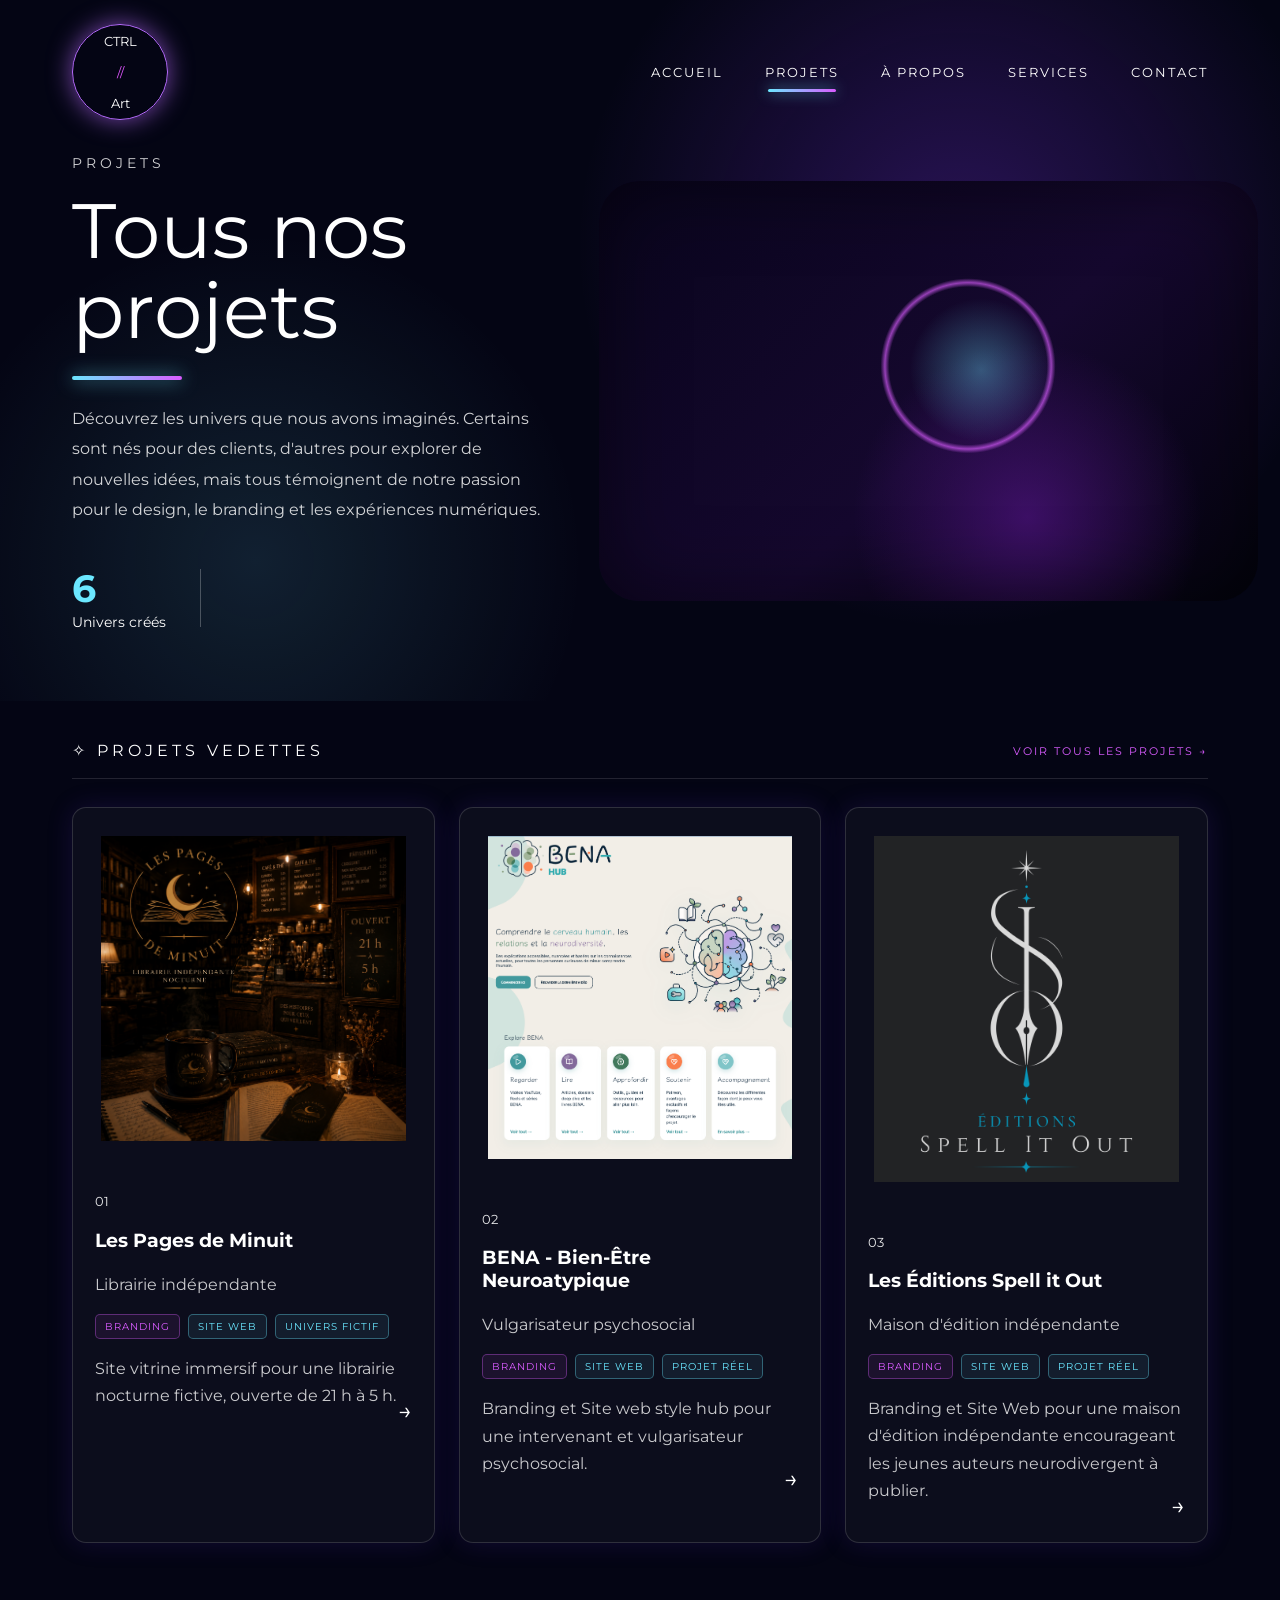
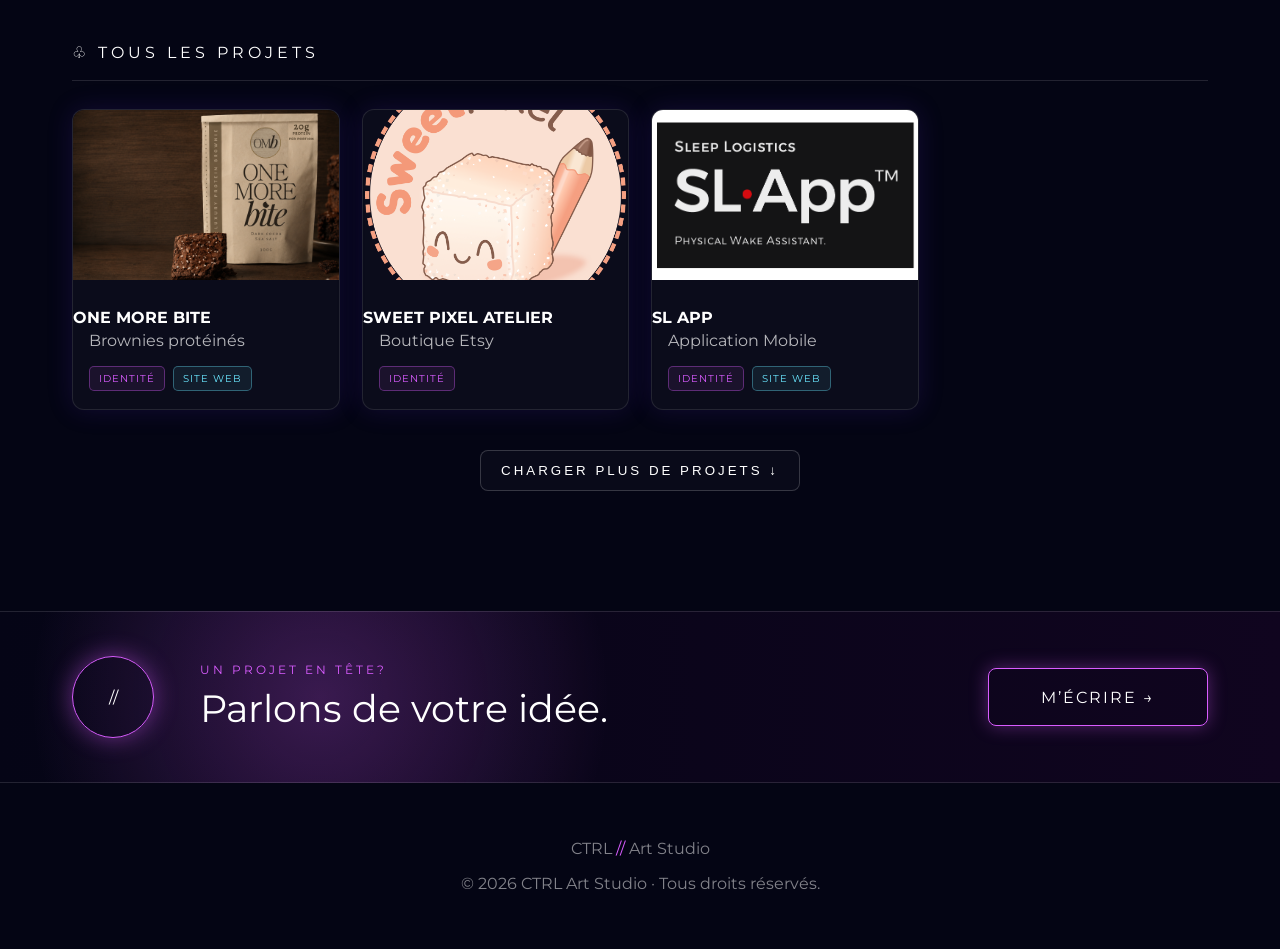
<file: projects.html>
<!DOCTYPE html>
<html lang="fr">
<head>
    <meta charset="UTF-8">
    <meta name="viewport" content="width=device-width, initial-scale=1.0">
    <title>Projets | CTRL Art Studio</title>

    <link href="https://fonts.googleapis.com/css2?family=Aguafina+Script&family=Antonio:wght@300;400&family=Montserrat:wght@400;500;600&display=swap" rel="stylesheet">
    <link rel="stylesheet" href="projects.css">
</head>

<body class="projects-page">

<header class="site-header">
    <a href="index.html" class="site-logo">
        CTRL <span>//</span> Art
    </a>

    <nav class="main-nav">
        <a href="index.html">Accueil</a>
        <a href="projects.html" class="active">Projets</a>
        <a href="index.html#about">À propos</a>
        <a href="index.html#services">Services</a>
        <a href="index.html#contact">Contact</a>
    </nav>
</header>

<main>

<section class="projects-hero">
    <div class="projects-hero-text">
        <p class="section-label">Projets</p>

        <h1>Tous nos projets</h1>

        <div class="glow-line"></div>

        <p>
            Découvrez les univers que nous avons imaginés. 
            Certains sont nés pour des clients, d'autres pour explorer de nouvelles idées, 
            mais tous témoignent de notre passion pour le design, le branding et les expériences numériques.
        </p>

        <div class="stats">
            <div>
                <strong>6</strong>
                <span>Univers créés</span>
            </div>

            <div class="stat-divider"></div>
<!-------
            <div>
                <strong>100%</strong>
                <span>Sites web fonctionnels</span>
            </div>---->
        </div>
    </div>

    <div class="projects-hero-visual"></div>
</section>

<section class="featured-projects-section">

    <div class="section-heading">
        <h2>✧ Projets vedettes</h2>
        <a href="#all-projects">Voir tous les projets →</a>
    </div>

    <div class="featured-grid">

<article class="featured-card pages-card">

    <div class="featured-image">
        <img
            src="assets/images/projects/pages-de-minuit/cover.png"
            alt="Les Pages de Minuit">
    </div>

    <div class="card-content">

        <span class="project-number">01</span>

        <h3>Les Pages de Minuit</h3>

        <p class="project-type">
            Librairie indépendante
        </p>

        <div class="tags">
            <span>Branding</span>
            <span>Site web</span>
            <span>Univers fictif</span>
        </div>

        <p>
            Site vitrine immersif pour une librairie nocturne fictive,
            ouverte de 21 h à 5 h.
        </p>

        <a href="projects/pages-de-minuit.html" class="project-arrow">
            →
        </a>

    </div>

</article>
<!--------------------PROJET 2 ------------------------------->
   <article class="featured-card pages-card">

    <div class="featured-image">
        <img
            src="assets/images/projects/bena/cover.png"
            alt="BENA">
    </div>

    <div class="card-content">

        <span class="project-number">02</span>

        <h3>BENA - Bien-Être Neuroatypique</h3>

        <p class="project-type">
            Vulgarisateur psychosocial
        </p>

        <div class="tags">
            <span>Branding</span>
            <span>Site web</span>
            <span>PROJET RÉEL</span>
        </div>

        <p>
            Branding et Site web style hub pour une intervenant et vulgarisateur psychosocial.
        </p>

        <a href="projects/bena.html" class="project-arrow">
            →
        </a>

    </div>

</article>
<!--------------------PROJET 3 ------------------------------->
   <article class="featured-card pages-card">

    <div class="featured-image">
        <img
            src="assets/images/projects/spell-it-out/logo-dark.png"
            alt="Spell It Out">
    </div>

    <div class="card-content">

        <span class="project-number">03</span>

        <h3>Les Éditions Spell it Out</h3>

        <p class="project-type">
            Maison d'édition indépendante
        </p>

        <div class="tags">
            <span>Branding</span>
            <span>Site web</span>
            <span>PROJET RÉEL</span>
        </div>

        <p>
            Branding et Site Web pour une maison d'édition indépendante encourageant les jeunes auteurs neurodivergent à publier.
        </p>

        <a href="projects/spell-it-out.html" class="project-arrow">
            →
        </a>

    </div>

</article>
</section>

<section id="all-projects" class="all-projects-section">

    <div class="section-heading">
        <h2>♧ Tous les projets</h2>
    </div>


    <div class="compact-grid">
      <a href="projects/one-more-bite.html" class="compact-card-link">

    <article class="compact-card">

        <div class="compact-image">

            <img
                src="assets/images/projects/one-more-bite/emballage-one-more-bite.png"
                alt="Projet One More Bite">

        </div>

        <h3>One More Bite</h3>

        <p>Brownies protéinés</p>

        <div class="tags">
            <span>Identité</span>
            <span>Site web</span>
        </div>

    </article>
</a>

<a href="projects/sweetpixel.html" class="compact-card-link">
  <article class="compact-card">

        <div class="compact-image">

            <img
                src="assets/images/projects/sweetpixel/sweepixel_logo.png"
                alt="Sweet Pixel Atelier">

        </div>

        <h3>Sweet Pixel Atelier</h3>

        <p>Boutique Etsy</p>

        <div class="tags">
            <span>Identité</span>
        </div>

    </article></a>


    <a href="projects/slapp.html" class="compact-card-link">
  <article class="compact-card">

        <div class="compact-image">

            <img
                src="assets/images/projects/slapp/slapp_logo.png"
                alt="SLAPP">

        </div>

        <h3>SL App</h3>

        <p>Application Mobile</p>

        <div class="tags">
            <span>Identité</span>
            <span>Site Web</span>
        </div>

    </article></a>

<!-----------------
        <article class="compact-card">
            <div class="compact-image placeholder-archi"></div>
            <h3>Forma</h3>
            <p>Studio d’architecture</p>
            <div class="tags"><span>Identité</span><span>Site web</span></div>
        </article>

        <article class="compact-card">
            <div class="compact-image placeholder-travel"></div>
            <h3>Horizons</h3>
            <p>Blog de voyage</p>
            <div class="tags"><span>Identité</span><span>Blog</span></div>
        </article>

        <article class="compact-card">
            <div class="compact-image placeholder-tech"></div>
            <h3>Voltex</h3>
            <p>Technologie</p>
            <div class="tags"><span>Identité</span><span>Site web</span></div>
        </article>

        <article class="compact-card">
            <div class="compact-image placeholder-soft"></div>
            <h3>Pureté</h3>
            <p>Soins naturels</p>
            <div class="tags"><span>Identité</span><span>E-commerce</span></div>
        </article>

        <article class="compact-card">
            <div class="compact-image placeholder-room"></div>
            <h3>Nova</h3>
            <p>Design d’intérieur</p>
            <div class="tags"><span>Identité</span><span>Site web</span></div>
        </article>

        <article class="compact-card">
            <div class="compact-image placeholder-photo"></div>
            <h3>Éclat</h3>
            <p>Photographie</p>
            <div class="tags"><span>Identité</span><span>Portfolio</span></div>
        </article>

        <article class="compact-card">
            <div class="compact-image placeholder-plant"></div>
            <h3>Verde</h3>
            <p>Plantes d’intérieur</p>
            <div class="tags"><span>Identité</span><span>E-commerce</span></div>
        </article>
-------------------->
    </div>

    <button class="load-more">Charger plus de projets ↓</button>

</section>

<section class="project-cta">
    <div class="cta-icon">//</div>

    <div>
        <p>Un projet en tête?</p>
        <h2>Parlons de votre idée.</h2>
    </div>

    <a href="index.html#contact" class="button">M’écrire →</a>
</section>

</main>

<footer class="site-footer">
    <p>CTRL <span>//</span> Art Studio</p>
    <p>© 2026 CTRL Art Studio · Tous droits réservés.</p>
</footer>

</body>
</html>
</file>
<file: projects.css>
* {
    box-sizing: border-box;
}

html {
    scroll-behavior: smooth;
}

body {
    margin: 0;
    background: #040514;
    color: white;
    font-family: "Montserrat", Arial, sans-serif;
}

.site-header {
    position: fixed;
    top: 0;
    left: 0;
    width: 100%;
    padding: 24px 72px;
    z-index: 100;

    display: flex;
    justify-content: space-between;
    align-items: center;
}

.site-logo {
    width: 96px;
    height: 96px;
    border: 1px solid #b86cff;
    border-radius: 50%;

    display: grid;
    place-items: center;

    color: white;
    text-decoration: none;
    font-size: 13px;
    text-align: center;

    box-shadow: 0 0 24px rgba(184, 108, 255, 0.65);
}

.site-logo span {
    color: #e056ff;
}

.main-nav {
    display: flex;
    gap: 42px;
}

.main-nav a {
    position: relative;
    color: white;
    text-decoration: none;
    text-transform: uppercase;
    font-size: 13px;
    letter-spacing: 2px;
}

.main-nav a::after {
    content: "";
    position: absolute;
    left: 50%;
    bottom: -12px;
    width: 0;
    height: 3px;
    transform: translateX(-50%);
    border-radius: 999px;
    background: linear-gradient(90deg, #6be7ff, #d95cff);
    opacity: 0;
    transition: .3s ease;
    box-shadow: 0 0 14px rgba(107,231,255,.8);
}

.main-nav a.active::after {
    width: 68px;
    opacity: 1;
}

.projects-hero {
    min-height: 620px;
    padding: 150px 72px 70px;

    display: grid;
    grid-template-columns: 42% 58%;
    align-items: center;
    gap: 50px;

    background:
        radial-gradient(circle at 75% 35%, rgba(137,55,255,.28), transparent 36%),
        radial-gradient(circle at 20% 80%, rgba(107,231,255,.12), transparent 28%),
        #040514;
}

.projects-hero h1 {
    margin: 0;
    font-size: clamp(48px, 6vw, 82px);
    font-weight: 400;
    line-height: 1.05;
}

.section-label {
    margin: 0 0 14px;
    color: #d95cff;
    text-transform: uppercase;
    letter-spacing: 4px;
    font-size: 14px;
}

.glow-line {
    width: 110px;
    height: 4px;
    margin: 24px 0;
    border-radius: 999px;
    background: linear-gradient(90deg, #6be7ff, #d95cff);
    box-shadow: 0 0 18px rgba(107,231,255,.8);
}

.projects-hero-text > p {
    max-width: 500px;
    line-height: 1.9;
    color: rgba(255,255,255,.82);
}

.stats {
    display: flex;
    align-items: center;
    gap: 34px;
    margin-top: 40px;
}

.stats strong {
    display: block;
    font-size: 38px;
    color: #6be7ff;
}

.stats span {
    font-size: 14px;
}

.stat-divider {
    width: 1px;
    height: 58px;
    background: rgba(255,255,255,.25);
}

.projects-hero-visual {
    height: 420px;
    border-radius: 40px;

    background:
        radial-gradient(circle at 58% 45%, rgba(107,231,255,.35), transparent 16%),
        radial-gradient(circle at 56% 44%, transparent 18%, rgba(217,92,255,.65) 19%, transparent 20%),
        radial-gradient(circle at 65% 80%, rgba(80,20,130,.7), transparent 32%),
        linear-gradient(135deg, #09051d, #15082e 55%, #03030d);

    box-shadow: inset 0 0 80px rgba(0,0,0,.5);
}

.featured-projects-section,
.all-projects-section {
    padding: 40px 72px 60px;
}

.section-heading {
    max-width: 1180px;
    margin: 0 auto 28px;

    display: flex;
    justify-content: space-between;
    align-items: center;
    gap: 24px;

    border-bottom: 1px solid rgba(255,255,255,.12);
    padding-bottom: 18px;
}

.section-heading h2 {
    margin: 0;
    text-transform: uppercase;
    letter-spacing: 4px;
    font-size: 16px;
    font-weight: 400;
}

.section-heading a {
    color: #d95cff;
    text-decoration: none;
    text-transform: uppercase;
    font-size: 11px;
    letter-spacing: 2px;
}

.featured-grid {
    max-width: 1180px;
    margin: 0 auto;

    display: grid;
    grid-template-columns: repeat(3, 1fr);
    gap: 24px;
}

.featured-card,
.compact-card {
    overflow: hidden;
    border-radius: 14px;
    border: 1px solid rgba(255,255,255,.14);
    background: rgba(255,255,255,.035);
    box-shadow: 0 0 26px rgba(80,40,180,.20);
}

.featured-image {
    min-height: 250px;
    padding: 28px;

    display: flex;
    flex-direction: column;
    justify-content: flex-end;
}

.project-number {
    margin-bottom: auto;
    font-size: 13px;
    opacity: .9;
}

.featured-image h3 {
    margin: 0;
    font-size: 34px;
    letter-spacing: 2px;
    text-transform: uppercase;
}

.featured-image p {
    margin: 4px 0 0;
}

.placeholder-dark {
    background:
        radial-gradient(circle at 70% 38%, rgba(107,231,255,.28), transparent 20%),
        radial-gradient(circle at 72% 42%, rgba(217,92,255,.45), transparent 18%),
        linear-gradient(135deg, #040514, #0c1630);
}

.placeholder-purple {
    background:
        radial-gradient(circle at 65% 38%, rgba(217,92,255,.58), transparent 17%),
        linear-gradient(135deg, #080516, #27105a);
}

.placeholder-light {
    color: #221828;
    background: linear-gradient(135deg, #f2e8d8, #c9b89f);
}

.card-content {
    position: relative;
    padding: 22px;
}

.card-content p {
    line-height: 1.7;
    color: rgba(255,255,255,.78);
}

.card-content a {
    position: absolute;
    right: 22px;
    bottom: 22px;

    color: white;
    text-decoration: none;
    font-size: 24px;
}

.tags {
    display: flex;
    flex-wrap: wrap;
    gap: 8px;
}

.tags span {
    padding: 5px 9px;
    border-radius: 5px;

    color: #6be7ff;
    border: 1px solid rgba(107,231,255,.35);
    background: rgba(107,231,255,.08);

    text-transform: uppercase;
    letter-spacing: 1px;
    font-size: 10px;
}

.tags span:first-child {
    color: #d95cff;
    border-color: rgba(217,92,255,.35);
    background: rgba(217,92,255,.08);
}

.project-tools {
    max-width: 1180px;
    margin: 0 auto 30px;

    display: flex;
    justify-content: space-between;
    gap: 24px;
    align-items: center;
}

.filters {
    display: flex;
    flex-wrap: wrap;
    gap: 10px;
}

.filters button,
.load-more {
    padding: 12px 20px;

    border: 1px solid rgba(255,255,255,.18);
    border-radius: 999px;

    background: rgba(255,255,255,.025);
    color: white;
    cursor: pointer;
}

.filters button.active {
    border-color: #d95cff;
    box-shadow: 0 0 16px rgba(217,92,255,.3);
}

.project-tools input {
    width: 300px;
    padding: 14px 18px;

    border: 1px solid rgba(217,92,255,.45);
    border-radius: 8px;

    background: rgba(255,255,255,.03);
    color: white;
}

.compact-grid {
    max-width: 1180px;
    margin: 0 auto;

    display: grid;
    grid-template-columns: repeat(4, 1fr);
    gap: 22px;
}

.compact-card {
    padding-bottom: 18px;
}

.compact-image {
    height: 140px;
    margin-bottom: 16px;
}

.compact-card h3,
.compact-card p,
.compact-card .tags {
    margin-left: 16px;
    margin-right: 16px;
}

.compact-card h3 {
    margin-top: 0;
    margin-bottom: 4px;
    text-transform: uppercase;
    font-size: 16px;
}

.compact-card p {
    margin-top: 0;
    color: rgba(255,255,255,.7);
}

.placeholder-coffee { background: linear-gradient(135deg, #1f120b, #5a2d12); }
.placeholder-archi { background: linear-gradient(135deg, #d8d8d8, #555); }
.placeholder-travel { background: linear-gradient(135deg, #2c3d4b, #9c7030); }
.placeholder-tech { background: linear-gradient(135deg, #07131d, #31475a); }
.placeholder-soft { background: linear-gradient(135deg, #f3c7bd, #8a5b68); }
.placeholder-room { background: linear-gradient(135deg, #7a6049, #1b1410); }
.placeholder-photo { background: linear-gradient(135deg, #111, #777); }
.placeholder-plant { background: linear-gradient(135deg, #102b16, #4f7d54); }

.load-more {
    display: block;
    margin: 40px auto 0;
    border-radius: 8px;
    text-transform: uppercase;
    letter-spacing: 3px;
}

.project-cta {
    margin-top: 60px;
    padding: 44px 72px;

    display: grid;
    grid-template-columns: auto 1fr auto;
    align-items: center;
    gap: 46px;

    background:
        radial-gradient(circle at 25% 50%, rgba(217,92,255,.24), transparent 30%),
        linear-gradient(90deg, #050516, #10051f);
    border-top: 1px solid rgba(255,255,255,.12);
    border-bottom: 1px solid rgba(255,255,255,.12);
}

.cta-icon {
    width: 82px;
    height: 82px;

    display: grid;
    place-items: center;

    border-radius: 50%;
    border: 1px solid #d95cff;
    box-shadow: 0 0 24px rgba(217,92,255,.45);
}

.project-cta p {
    margin: 0 0 8px;
    color: #d95cff;
    text-transform: uppercase;
    letter-spacing: 3px;
    font-size: 12px;
}

.project-cta h2 {
    margin: 0;
    font-size: 38px;
    font-weight: 400;
}

.button {
    width: 220px;
    height: 58px;

    display: inline-flex;
    justify-content: center;
    align-items: center;

    border: 1px solid #d95cff;
    border-radius: 8px;

    color: white;
    text-decoration: none;
    text-transform: uppercase;
    letter-spacing: 2px;

    box-shadow: 0 0 18px rgba(217,92,255,.35);
}

.site-footer {
    padding: 40px 72px;
    text-align: center;
    color: rgba(255,255,255,.5);
    background: #040514;
}

.site-footer span {
    color: #d95cff;
}

@media (max-width: 900px) {
    .site-header {
        position: static;
        flex-direction: column;
        gap: 24px;
        padding: 28px;
    }

    .main-nav {
        flex-wrap: wrap;
        justify-content: center;
        gap: 18px;
    }

    .projects-hero,
    .project-cta {
        grid-template-columns: 1fr;
        padding: 70px 28px;
    }

    .projects-hero-visual {
        height: 280px;
    }

    .featured-grid,
    .compact-grid {
        grid-template-columns: 1fr;
    }

    .featured-projects-section,
    .all-projects-section {
        padding: 50px 28px;
    }

    .project-tools {
        flex-direction: column;
        align-items: stretch;
    }

    .project-tools input {
        width: 100%;
    }

    .project-cta {
        text-align: center;
    }

    .cta-icon {
        margin: 0 auto;
    }

    .button {
        width: 100%;
    }
}

/* 1. Force le lien à se comporter comme un bloc dans la grille */
.compact-grid a.compact-card-link {
    display: block;
    text-decoration: none;
    color: inherit;
}

/* 2. Fixe la taille de la carte */
.compact-card {
    display: flex;
    flex-direction: column;
    overflow: hidden;
    border-radius: 12px;
    background: rgba(255, 255, 255, 0.03);
    border: 1px solid rgba(255, 255, 255, 0.1);
}

/* 3. Limite STRICTEMENT l'image à sa zone de 170px */
.compact-image {
    width: 100%;
    height: 170px;
    overflow: hidden;
    position: relative;
}

.compact-image img {
    width: 100% !important;
    height: 100% !important;
    object-fit: cover !important; /* Force l'image à se recadrer sans déborder */
    display: block;
}

/* 4. Règle la couleur du titre pour supprimer le mauve */
.compact-card h3,
.compact-card-link:visited h3 {
    color: #ffffff !important; /* Ou la couleur de ton choix */
    margin: 12px 0 4px 0;
}

.compact-card p {
    color: rgba(255, 255, 255, 0.7);
}


.compact-card:hover .compact-image img {
    transform: scale(1.08);
}

.compact-card-link,
.compact-card-link:visited {
    color: inherit; /* Ou var(--white) / #ffffff selon tes préférences */
    text-decoration: none;
}
</file>
